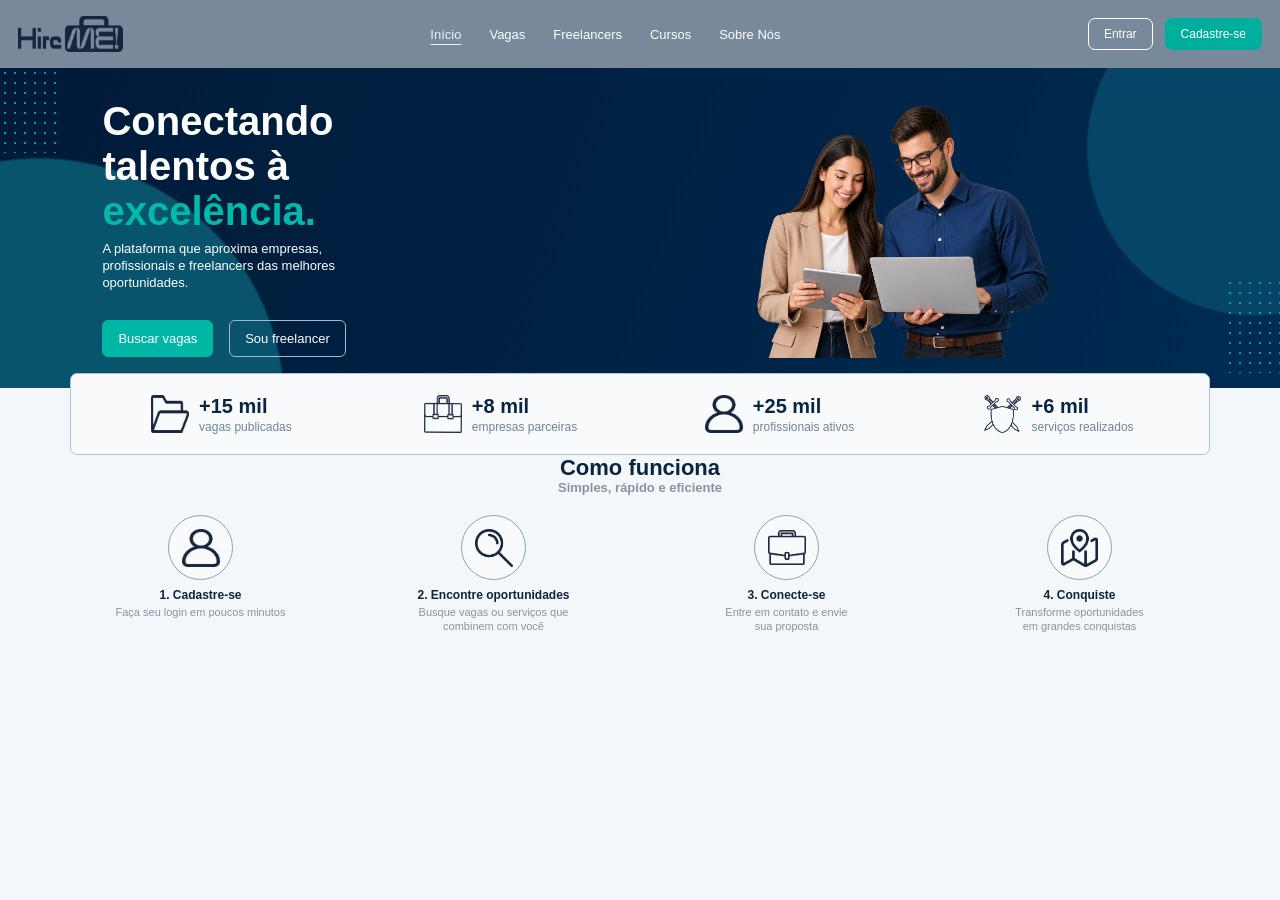
<file: index.html>
<!DOCTYPE html>
<html lang="pt-BR">
<head>
    <meta charset="UTF-8">
    <meta name="viewport" content="width=device-width, initial-scale=1.0">
    <title>Hire Me! | Conectando talentos à excelência</title>
    <link rel="stylesheet" href="assets/css/style.css">
</head>
<body>

    <!-- MENU SUPERIOR -->
    <header class="cabecalho">
        <a href="#" class="logo">
            <img src="assets/images/logo.png" alt="Hire Me!">
        </a>

        <nav class="menu">
            <a href="#inicio" class="ativo">Início</a>
            <a href="Vagas.html">Vagas</a>
            <a href="freelancers.html">Freelancers</a>
            <a href="cursos.html">Cursos</a>
            <a href="sobre-nós.html">Sobre Nós</a>
        </nav>

        <div class="botoes-menu">
            <a href="entrar.html" class="btn-entrar">Entrar</a>
            <a href="cadastre-se.html" class="btn-cadastrar">Cadastre-se</a>
        </div>
    </header>

    <main>
        <!-- BANNER PRINCIPAL -->
        <section class="banner" id="inicio">

            <div class="banner-texto">
                <h1>
                    Conectando<br>
                    talentos à<br>
                    <span>excelência.</span>
                </h1>

                <p>
                    A plataforma que aproxima empresas,<br>
                    profissionais e freelancers das melhores<br>
                    oportunidades.
                </p>

                <div class="botoes-banner">
                    <a href="Vagas.html" class="btn-principal">
                        Buscar vagas
                    </a>

                    <a href="freelancers.html" class="btn-secundario">
                        Sou freelancer
                    </a>
                </div>
            </div>

            <div class="banner-imagem">
                <img
                    src="assets/images/banner.png"
                    alt="Profissionais utilizando um tablet e um notebook"
                >
            </div>

        </section>

        <!-- INDICADORES -->
        <section class="indicadores">

            <div class="indicador">
                <img src="assets/images/pasta.png" alt="">
                <div>
                    <h2>+15 mil</h2>
                    <p>vagas publicadas</p>
                </div>
            </div>

            <div class="indicador">
                <img src="assets/images/maleta.png" alt="">
                <div>
                    <h2>+8 mil</h2>
                    <p>empresas parceiras</p>
                </div>
            </div>

            <div class="indicador">
                <img src="assets/images/avatar.png" alt="">
                <div>
                    <h2>+25 mil</h2>
                    <p>profissionais ativos</p>
                </div>
            </div>

            <div class="indicador">
                <img src="assets/images/espada.png" alt="">
                <div>
                    <h2>+6 mil</h2>
                    <p>serviços realizados</p>
                </div>
            </div>

        </section>

        <!-- COMO FUNCIONA -->
        <section class="como-funciona" id="sobre">

            <div class="titulo-secao">
                <h2>Como funciona</h2>
                <p>Simples, rápido e eficiente</p>
            </div>

            <div class="etapas">

                <article class="etapa">
                    <div class="icone-etapa">
                        <img src="assets/images/avatar.png" alt="">
                    </div>
                    <h3>1. Cadastre-se</h3>
                    <p>Faça seu login em poucos minutos</p>
                </article>

                <article class="etapa" id="vagas">
                    <div class="icone-etapa">
                        <img src="assets/images/lupa.png" alt="">
                    </div>
                    <h3>2. Encontre oportunidades</h3>
                    <p>Busque vagas ou serviços que<br>
                    combinem com você</p>
                </article>

                <article class="etapa" id="freelancers">
                    <div class="icone-etapa">
                        <img src="assets/images/mala.png" alt="">
                    </div>
                    <h3>3. Conecte-se</h3>
                    <p>Entre em contato e envie<br>
                    sua proposta</p>
                </article>

                <article class="etapa" id="cursos">
                    <div class="icone-etapa">
                        <img src="assets/images/mapa.png" alt="">
                    </div>
                    <h3>4. Conquiste</h3>
                    <p>Transforme oportunidades<br>
                    em grandes conquistas</p>
                </article>

            </div>
        </section>
    </main>

</body>
</html>
</file>
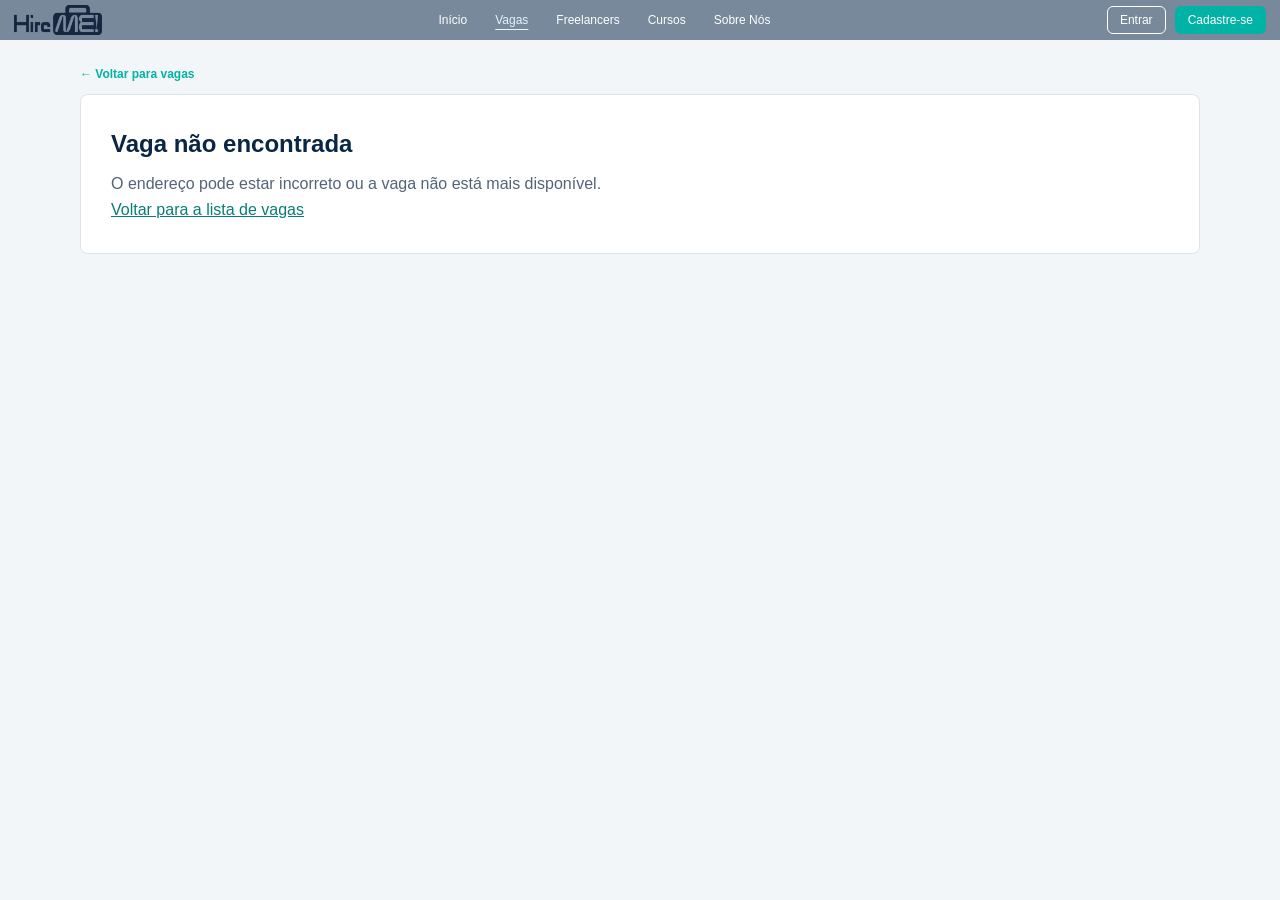
<file: DetalheVaga.html>
<!DOCTYPE html>
<html lang="pt-BR">
<head>
    <meta charset="UTF-8">
    <meta name="viewport" content="width=device-width, initial-scale=1.0">
    <title>Detalhes da vaga | Hire Me!</title>
    <link rel="stylesheet" href="assets/css/detalhe-vaga.css">
    <script src="assets/js/detalhe-vaga.js" defer></script>
</head>
<body>
    <header class="cabecalho">
        <a href="index.html" class="logo">
            <img src="assets/images/logo.png" alt="Hire Me!">
        </a>
        <nav class="menu" aria-label="Navegação principal">
            <a href="index.html">Início</a>
            <a href="Vagas.html" class="ativo">Vagas</a>
            <a href="index.html">Freelancers</a>
            <a href="index.html">Cursos</a>
            <a href="sobre-nós.html">Sobre Nós</a>
        </nav>
        <div class="acoes-menu">
            <a href="entrar.html" class="btn-entrar">Entrar</a>
            <a href="cadastre-se.html" class="btn-cadastrar">Cadastre-se</a>
        </div>
    </header>

    <main class="pagina-detalhe">
        <a class="voltar" href="Vagas.html">← Voltar para vagas</a>

        <section id="detalheVaga" class="detalhe-vaga" aria-live="polite">
            <p class="carregando">Carregando detalhes da vaga...</p>
        </section>
    </main>
</body>
</html>
</file>
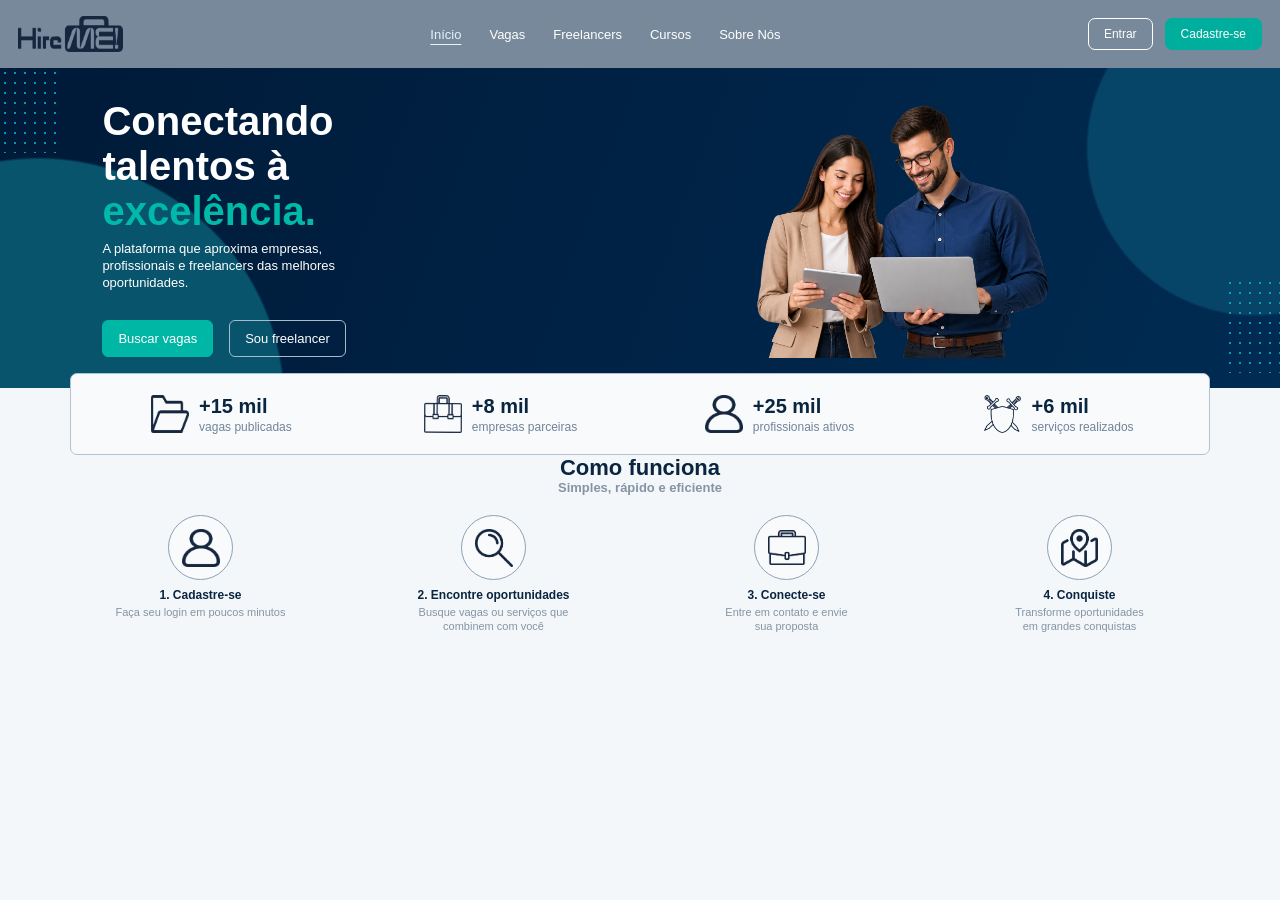
<file: inicio.html>
<!DOCTYPE html>
<html lang="pt-BR">
<head>
    <meta charset="UTF-8">
    <meta name="viewport" content="width=device-width, initial-scale=1.0">
    <title>Hire Me! | Conectando talentos à excelência</title>
    <link rel="stylesheet" href="assets/css/style.css">
</head>
<body>

    <!-- MENU SUPERIOR -->
    <header class="cabecalho">
        <a href="#" class="logo">
            <img src="assets/images/logo.png" alt="Hire Me!">
        </a>

        <nav class="menu">
            <a href="#inicio" class="ativo">Início</a>
            <a href="#vagas">Vagas</a>
            <a href="#freelancers">Freelancers</a>
            <a href="#cursos">Cursos</a>
            <a href="#sobre">Sobre Nós</a>
        </nav>

        <div class="botoes-menu">
            <a href="#" class="btn-entrar">Entrar</a>
            <a href="#" class="btn-cadastrar">Cadastre-se</a>
        </div>
    </header>

    <main>
        <!-- BANNER PRINCIPAL -->
        <section class="banner" id="inicio">

            <div class="banner-texto">
                <h1>
                    Conectando<br>
                    talentos à<br>
                    <span>excelência.</span>
                </h1>

                <p>
                    A plataforma que aproxima empresas,<br>
                    profissionais e freelancers das melhores<br>
                    oportunidades.
                </p>

                <div class="botoes-banner">
                    <a href="#vagas" class="btn-principal">
                        Buscar vagas
                    </a>

                    <a href="#freelancers" class="btn-secundario">
                        Sou freelancer
                    </a>
                </div>
            </div>

            <div class="banner-imagem">
                <img
                    src="assets/images/banner.png"
                    alt="Profissionais utilizando um tablet e um notebook"
                >
            </div>

        </section>

        <!-- INDICADORES -->
        <section class="indicadores">

            <div class="indicador">
                <img src="assets/images/pasta.png" alt="">
                <div>
                    <h2>+15 mil</h2>
                    <p>vagas publicadas</p>
                </div>
            </div>

            <div class="indicador">
                <img src="assets/images/maleta.png" alt="">
                <div>
                    <h2>+8 mil</h2>
                    <p>empresas parceiras</p>
                </div>
            </div>

            <div class="indicador">
                <img src="assets/images/avatar.png" alt="">
                <div>
                    <h2>+25 mil</h2>
                    <p>profissionais ativos</p>
                </div>
            </div>

            <div class="indicador">
                <img src="assets/images/espada.png" alt="">
                <div>
                    <h2>+6 mil</h2>
                    <p>serviços realizados</p>
                </div>
            </div>

        </section>

        <!-- COMO FUNCIONA -->
        <section class="como-funciona" id="sobre">

            <div class="titulo-secao">
                <h2>Como funciona</h2>
                <p>Simples, rápido e eficiente</p>
            </div>

            <div class="etapas">

                <article class="etapa">
                    <div class="icone-etapa">
                        <img src="assets/images/avatar.png" alt="">
                    </div>
                    <h3>1. Cadastre-se</h3>
                    <p>Faça seu login em poucos minutos</p>
                </article>

                <article class="etapa" id="vagas">
                    <div class="icone-etapa">
                        <img src="assets/images/lupa.png" alt="">
                    </div>
                    <h3>2. Encontre oportunidades</h3>
                    <p>Busque vagas ou serviços que<br>
                    combinem com você</p>
                </article>

                <article class="etapa" id="freelancers">
                    <div class="icone-etapa">
                        <img src="assets/images/mala.png" alt="">
                    </div>
                    <h3>3. Conecte-se</h3>
                    <p>Entre em contato e envie<br>
                    sua proposta</p>
                </article>

                <article class="etapa" id="cursos">
                    <div class="icone-etapa">
                        <img src="assets/images/mapa.png" alt="">
                    </div>
                    <h3>4. Conquiste</h3>
                    <p>Transforme oportunidades<br>
                    em grandes conquistas</p>
                </article>

            </div>
        </section>
    </main>

</body>
</html>
</file>
<file: assets/css/style.css>
/* CONFIGURAÇÕES GERAIS */
* {
    margin: 0;
    padding: 0;
    box-sizing: border-box;
}

html {
    scroll-behavior: smooth;
}

body {
    font-family: Arial, Helvetica, sans-serif;
    background-color: #f4f7fa;
    color: #0a2540;
}

/* CABEÇALHO */
.cabecalho {
    width: 100%;
    min-height: 68px;
    padding: 8px 18px;
    background-color: #77899b;

    display: flex;
    align-items: center;
    justify-content: space-between;
    gap: 20px;
}

.logo img {
    width: 105px;
    height: auto;
    display: block;
}

.menu {
    display: flex;
    align-items: center;
    justify-content: center;
    gap: 28px;
}

.menu a {
    color: #ffffff;
    text-decoration: none;
    font-size: 13px;
    transition: color 0.3s;
}

.menu a:hover,
.menu a.ativo {
    color: #e0f5ff;
    text-decoration: underline;
    text-underline-offset: 5px;
}

.botoes-menu {
    display: flex;
    align-items: center;
    gap: 12px;
}

.btn-entrar,
.btn-cadastrar {
    text-decoration: none;
    color: white;
    font-size: 12px;
    padding: 8px 15px;
    border-radius: 7px;
    transition: 0.3s;
}

.btn-entrar {
    border: 1px solid #ffffff;
}

.btn-cadastrar {
    background-color: #00ae9e;
    border: 1px solid #00ae9e;
}

.btn-entrar:hover {
    background-color: #60768b;
}

.btn-cadastrar:hover {
    background-color: #008f83;
}

/* BANNER PRINCIPAL */
.banner {
    min-height: 320px;
    padding: 30px 8%;
    background:
        radial-gradient(circle at 3% 105%, #07546c 0, #07546c 19%, transparent 19.2%),
        radial-gradient(circle at 98% 25%, #064567 0, #064567 13%, transparent 13.2%),
        linear-gradient(110deg, #001a38, #002b52);

    display: flex;
    align-items: center;
    justify-content: space-between;
    gap: 20px;
    position: relative;
    overflow: hidden;
}

/* Detalhes decorativos do banner */
.banner::before {
    content: "";
    position: absolute;
    top: 0;
    left: 0;
    width: 60px;
    height: 85px;
    background-image: radial-gradient(#00b9d7 1px, transparent 1px);
    background-size: 10px 10px;
    opacity: 0.8;
}

.banner::after {
    content: "";
    position: absolute;
    right: 0;
    bottom: 15px;
    width: 55px;
    height: 95px;
    background-image: radial-gradient(#00b9d7 1px, transparent 1px);
    background-size: 10px 10px;
    opacity: 0.8;
}

.banner-texto {
    position: relative;
    z-index: 1;
    flex: 1;
}

.banner-texto h1 {
    color: #ffffff;
    font-size: clamp(28px, 3.5vw, 40px);
    line-height: 1.12;
    font-weight: 700;
    margin-bottom: 8px;
}

.banner-texto h1 span {
    color: #00b9a8;
}

.banner-texto p {
    color: #ffffff;
    font-size: 13px;
    line-height: 1.3;
    margin-bottom: 28px;
}

.botoes-banner {
    display: flex;
    align-items: center;
    gap: 16px;
    flex-wrap: wrap;
}

.btn-principal,
.btn-secundario {
    display: inline-block;
    padding: 10px 15px;
    border-radius: 6px;
    text-decoration: none;
    font-size: 13px;
    transition: 0.3s;
}

.btn-principal {
    background-color: #00b6a5;
    color: white;
    border: 1px solid #00b6a5;
}

.btn-principal:hover {
    background-color: #008e83;
}

.btn-secundario {
    color: white;
    border: 1px solid #a5bacb;
}

.btn-secundario:hover {
    background-color: #163e60;
}

/* FOTO DO BANNER */
.banner-imagem {
    flex: 1.2;
    height: 260px;
    display: flex;
    align-items: flex-end;
    justify-content: center;
    position: relative;
    z-index: 1;
    min-width: 0;
}

.banner-imagem img {
    width: 100%;
    height: 100%;
    object-fit: contain;
    object-position: center bottom;
}

/* INDICADORES */
.indicadores {
    width: 89%;
    min-height: 82px;
    margin: -15px auto 0;
    padding: 12px 18px;
    position: relative;
    z-index: 2;

    display: grid;
    grid-template-columns: repeat(4, minmax(0, 1fr));
    align-items: center;
    gap: 15px;

    background-color: #f8fafc;
    border: 1px solid #b2c1ce;
    border-radius: 7px;
}

.indicador {
    display: flex;
    align-items: center;
    justify-content: center;
    gap: 10px;
    min-width: 0;
}

.indicador img {
    width: 38px;
    height: 38px;
    object-fit: contain;
    flex-shrink: 0;
}

.indicador h2 {
    font-size: 20px;
    font-weight: 700;
    color: #0a2540;
    white-space: nowrap;
}

.indicador p {
    color: #71849a;
    font-size: 12px;
    margin-top: 2px;
}

/* SEÇÃO COMO FUNCIONA */
.como-funciona {
    padding: 0 5% 25px;
    background-color: #f4f7fa;
}

.titulo-secao {
    text-align: center;
    margin: 0 auto 20px;
}

.titulo-secao h2 {
    font-size: 22px;
    color: #0a2540;
    margin-bottom: -1px;
}

.titulo-secao p {
    font-size: 13px;
    color: #8494a5;
    font-weight: 600;
}

.etapas {
    display: grid;
    grid-template-columns: repeat(4, minmax(0, 1fr));
    gap: 20px;
}

.etapa {
    text-align: center;
    display: flex;
    flex-direction: column;
    align-items: center;
}

.icone-etapa {
    width: 65px;
    height: 65px;
    border: 1px solid #8da1b6;
    border-radius: 50%;
    display: flex;
    align-items: center;
    justify-content: center;
    margin-bottom: 8px;
    background-color: #f8fafc;
    transition: 0.3s;
}

.icone-etapa:hover {
    background-color: #e1f6f4;
    border-color: #00ae9e;
    transform: translateY(-3px);
}

.icone-etapa img {
    width: 38px;
    height: 38px;
    object-fit: contain;
}

.etapa h3 {
    font-size: 12px;
    color: #0a2540;
    margin-bottom: 3px;
}

.etapa p {
    color: #8494a5;
    font-size: 11px;
    line-height: 1.3;
}

/* RESPONSIVIDADE PARA TABLETS */
@media (max-width: 900px) {
    .cabecalho {
        flex-wrap: wrap;
        justify-content: center;
    }

    .logo {
        margin-right: auto;
    }

    .menu {
        gap: 15px;
    }

    .banner {
        padding: 30px 5%;
    }

    .banner-imagem {
        height: 230px;
    }

    .indicadores {
        width: 94%;
        grid-template-columns: repeat(2, minmax(0, 1fr));
        padding: 18px;
    }

    .indicador {
        justify-content: flex-start;
    }

    .titulo-secao {
        margin-top: 20px;
    }
}

/* RESPONSIVIDADE PARA CELULARES */
@media (max-width: 600px) {
    .cabecalho {
        padding: 12px;
        gap: 14px;
    }

    .logo img {
        width: 95px;
    }

    .menu {
        order: 3;
        width: 100%;
        flex-wrap: wrap;
        gap: 14px;
    }

    .menu a {
        font-size: 12px;
    }

    .botoes-menu {
        gap: 6px;
    }

    .btn-entrar,
    .btn-cadastrar {
        padding: 8px 10px;
        font-size: 11px;
    }

    .banner {
        flex-direction: column;
        align-items: flex-start;
        padding: 35px 7% 15px;
        gap: 5px;
    }

    .banner-texto h1 {
        font-size: 34px;
    }

    .banner-texto p {
        font-size: 12px;
        margin-bottom: 20px;
    }

    .banner-imagem {
        width: 100%;
        height: 220px;
        align-self: center;
    }

    .indicadores {
        grid-template-columns: 1fr 1fr;
        gap: 18px 10px;
        padding: 16px 10px;
    }

    .indicador {
        gap: 7px;
    }

    .indicador img {
        width: 28px;
        height: 28px;
    }

    .indicador h2 {
        font-size: 16px;
    }

    .indicador p {
        font-size: 10px;
    }

    .titulo-secao h2 {
        font-size: 21px;
    }

    .etapas {
        grid-template-columns: repeat(2, minmax(0, 1fr));
        gap: 25px 12px;
    }

    .etapa h3 {
        font-size: 12px;
    }

    .etapa p {
        font-size: 10px;
    }
}
</file>
<file: assets/css/detalhe-vaga.css>
* {
    margin: 0;
    padding: 0;
    box-sizing: border-box;
}

:root {
    --azul: #092744;
    --verde: #00b3a4;
    --fundo: #f3f6f8;
    --borda: #dce3e9;
    --texto-secundario: #718092;
}

body {
    min-height: 100vh;
    font-family: Arial, Helvetica, sans-serif;
    color: var(--azul);
    background: var(--fundo);
}

a {
    color: inherit;
    text-decoration: none;
}

.cabecalho {
    width: 100%;
    min-height: 40px;
    padding: 5px 14px;
    display: flex;
    align-items: center;
    justify-content: space-between;
    gap: 20px;
    background: #77899b;
}

.logo img {
    display: block;
    width: 88px;
    height: auto;
}

.menu,
.acoes-menu {
    display: flex;
    align-items: center;
}

.menu {
    gap: 28px;
}

.menu a {
    color: #fff;
    font-size: 12px;
}

.menu a:hover,
.menu a.ativo {
    color: #e0f5ff;
    text-decoration: underline;
    text-underline-offset: 5px;
}

.acoes-menu {
    gap: 9px;
}

.btn-entrar,
.btn-cadastrar {
    padding: 6px 12px;
    border: 1px solid #fff;
    border-radius: 6px;
    color: #fff;
    font-size: 12px;
}

.btn-cadastrar {
    border-color: var(--verde);
    background: var(--verde);
}

.pagina-detalhe {
    width: min(1120px, calc(100% - 46px));
    margin: 24px auto 36px;
}

.voltar {
    display: inline-block;
    margin-bottom: 13px;
    color: var(--verde);
    font-size: 12px;
    font-weight: 600;
}

.voltar:hover {
    color: #087d74;
}

.detalhe-vaga {
    display: grid;
    grid-template-columns: minmax(0, 1fr) 150px;
    align-items: center;
    gap: 24px;
    min-height: 114px;
}

.vaga-identificacao {
    display: flex;
    align-items: center;
    gap: 24px;
    margin: 4px 0 0 22px;
    min-width: 0;
}

.vaga-logo {
    display: grid;
    width: 70px;
    height: 70px;
    flex: 0 0 70px;
    place-items: center;
    overflow: hidden;
    border-radius: 7px;
    background: #fff;
}

.vaga-logo img {
    width: 100%;
    height: 100%;
    object-fit: contain;
}

.vaga-logo-fallback {
    color: var(--verde);
    font-size: 17px;
    font-weight: 700;
}

.vaga-titulo h1 {
    margin-bottom: 2px;
    font-size: clamp(20px, 3vw, 24px);
    line-height: 1.15;
}

.vaga-empresa {
    margin-bottom: 10px;
    color: #111;
    font-size: 14px;
    font-weight: 600;
}

.vaga-resumo {
    display: flex;
    flex-wrap: wrap;
    gap: 8px 18px;
    color: #393f45;
    font-size: 13px;
    font-weight: 600;
}

.vaga-resumo span {
    display: inline-flex;
    align-items: center;
    gap: 6px;
}

.resumo-icone {
    color: #748392;
    font-size: 15px;
    font-weight: 400;
}

.vaga-acoes {
    display: grid;
    width: 137px;
    align-self: start;
    justify-self: start;
    gap: 6px;
    margin-top: -4px;
}

.btn-candidatar,
.btn-salvar {
    min-height: 29px;
    display: grid;
    place-items: center;
    border: 1px solid var(--borda);
    border-radius: 7px;
    font-size: 13px;
    font-weight: 600;
}

.btn-candidatar {
    border-color: var(--verde);
    background: var(--verde);
    color: #fff;
}

.btn-candidatar:hover,
.btn-cadastrar:hover {
    background: #008f83;
}

.btn-salvar {
    background: transparent;
    color: #244b94;
    cursor: pointer;
}

.btn-salvar[aria-pressed="true"] {
    border-color: var(--verde);
    color: #087d74;
}

.vaga-conteudo {
    grid-column: 1 / -1;
    margin-top: 21px;
}

.vaga-abas {
    display: flex;
    justify-content: space-between;
    gap: 12px;
    padding: 0 9px 7px 9px;
    padding-right: 36%;
    border-bottom: 1px solid var(--borda);
}

.vaga-abas button {
    justify-self: start;
    padding: 0 0 4px;
    border: 0;
    border-bottom: 2px solid transparent;
    background: transparent;
    color: var(--azul);
    font: inherit;
    font-size: 13px;
    white-space: nowrap;
    cursor: pointer;
}

.vaga-abas button[aria-selected="true"] {
    border-bottom-color: var(--verde);
    font-weight: 700;
}

.vaga-painel-grid {
    display: grid;
    grid-template-columns: minmax(0, 2.25fr) minmax(220px, 1fr);
    gap: 20px;
    padding-right: 12px;
}

.vaga-painel,
.vaga-informacoes {
    min-height: 220px;
    border: 1px solid var(--borda);
    border-radius: 7px;
}

.vaga-painel {
    padding: 22px 21px 8px;
    color: #44494d;
}

.vaga-painel p {
    margin-bottom: 8px;
    font-size: 14px;
    line-height: 1.25;
}

.descricao-resumo {
    max-height: 36px;
    overflow: hidden;
}

.descricao-resumo.expandida {
    max-height: none;
}

.vaga-painel h2 {
    margin: 8px 0 4px;
    color: var(--azul);
    font-size: 14px;
}

.vaga-painel ul {
    padding-left: 14px;
}

.vaga-painel li {
    color: #111;
    font-size: 13px;
    line-height: 1.23;
}

.vaga-mais {
    display: inline-block;
    margin-top: 10px;
    padding: 0;
    border: 0;
    background: transparent;
    color: #009b8e;
    font-size: 13px;
    font-weight: 600;
    cursor: pointer;
}

.vaga-informacoes {
    position: relative;
    display: grid;
    align-content: center;
    gap: 10px;
    padding: 14px 16px;
}

.vaga-informacoes::before {
    position: absolute;
    top: -25px;
    left: 6px;
    content: "Informações";
    font-size: 13px;
    font-weight: 700;
}

.informacao {
    display: grid;
    grid-template-columns: 28px 1fr;
    align-items: center;
    gap: 8px;
}

.informacao-icone {
    color: var(--azul);
    font-size: 19px;
    text-align: center;
}

.informacao h2 {
    margin-bottom: 2px;
    font-size: 16px;
}

.informacao p {
    color: #7b7f83;
    font-size: 13px;
    font-weight: 600;
}

.estado-vazio {
    grid-column: 1 / -1;
    padding: 30px;
    border: 1px solid var(--borda);
    border-radius: 8px;
    background: #fff;
    color: #526477;
    line-height: 1.6;
}

.estado-vazio h1 {
    margin-bottom: 8px;
    color: var(--azul);
    font-size: 24px;
}

.estado-vazio a {
    color: #087d74;
    text-decoration: underline;
}

.carregando {
    color: var(--texto-secundario);
}

@media (max-width: 760px) {
    .cabecalho {
        flex-wrap: wrap;
        gap: 12px;
    }

    .menu {
        order: 3;
        width: 100%;
        justify-content: space-between;
        gap: 12px;
        overflow-x: auto;
    }

    .acoes-menu {
        margin-left: auto;
    }

    .pagina-detalhe {
        width: min(100% - 32px, 620px);
        margin-top: 18px;
    }

    .detalhe-vaga {
        grid-template-columns: minmax(0, 1fr);
        gap: 16px;
    }

    .vaga-identificacao {
        gap: 14px;
        margin: 0;
    }

    .vaga-acoes {
        grid-template-columns: 1fr 1fr;
        width: auto;
        justify-self: stretch;
        margin-top: 0;
    }

    .vaga-conteudo {
        margin-top: 14px;
    }

    .vaga-abas {
        display: flex;
        width: 100%;
        gap: 22px;
        justify-content: flex-start;
        overflow-x: auto;
        padding-right: 9px;
    }

    .vaga-painel-grid {
        grid-template-columns: minmax(0, 1fr);
        gap: 12px;
        padding-right: 0;
    }

    .vaga-informacoes {
        grid-template-columns: repeat(2, minmax(0, 1fr));
    }
}

@media (max-width: 420px) {
    .pagina-detalhe {
        width: calc(100% - 24px);
    }

    .vaga-logo {
        width: 56px;
        height: 56px;
        flex-basis: 56px;
    }

    .vaga-resumo {
        gap: 5px 12px;
    }

    .vaga-titulo h1 {
        font-size: 19px;
    }

    .vaga-informacoes {
        grid-template-columns: 1fr;
    }
}
</file>
